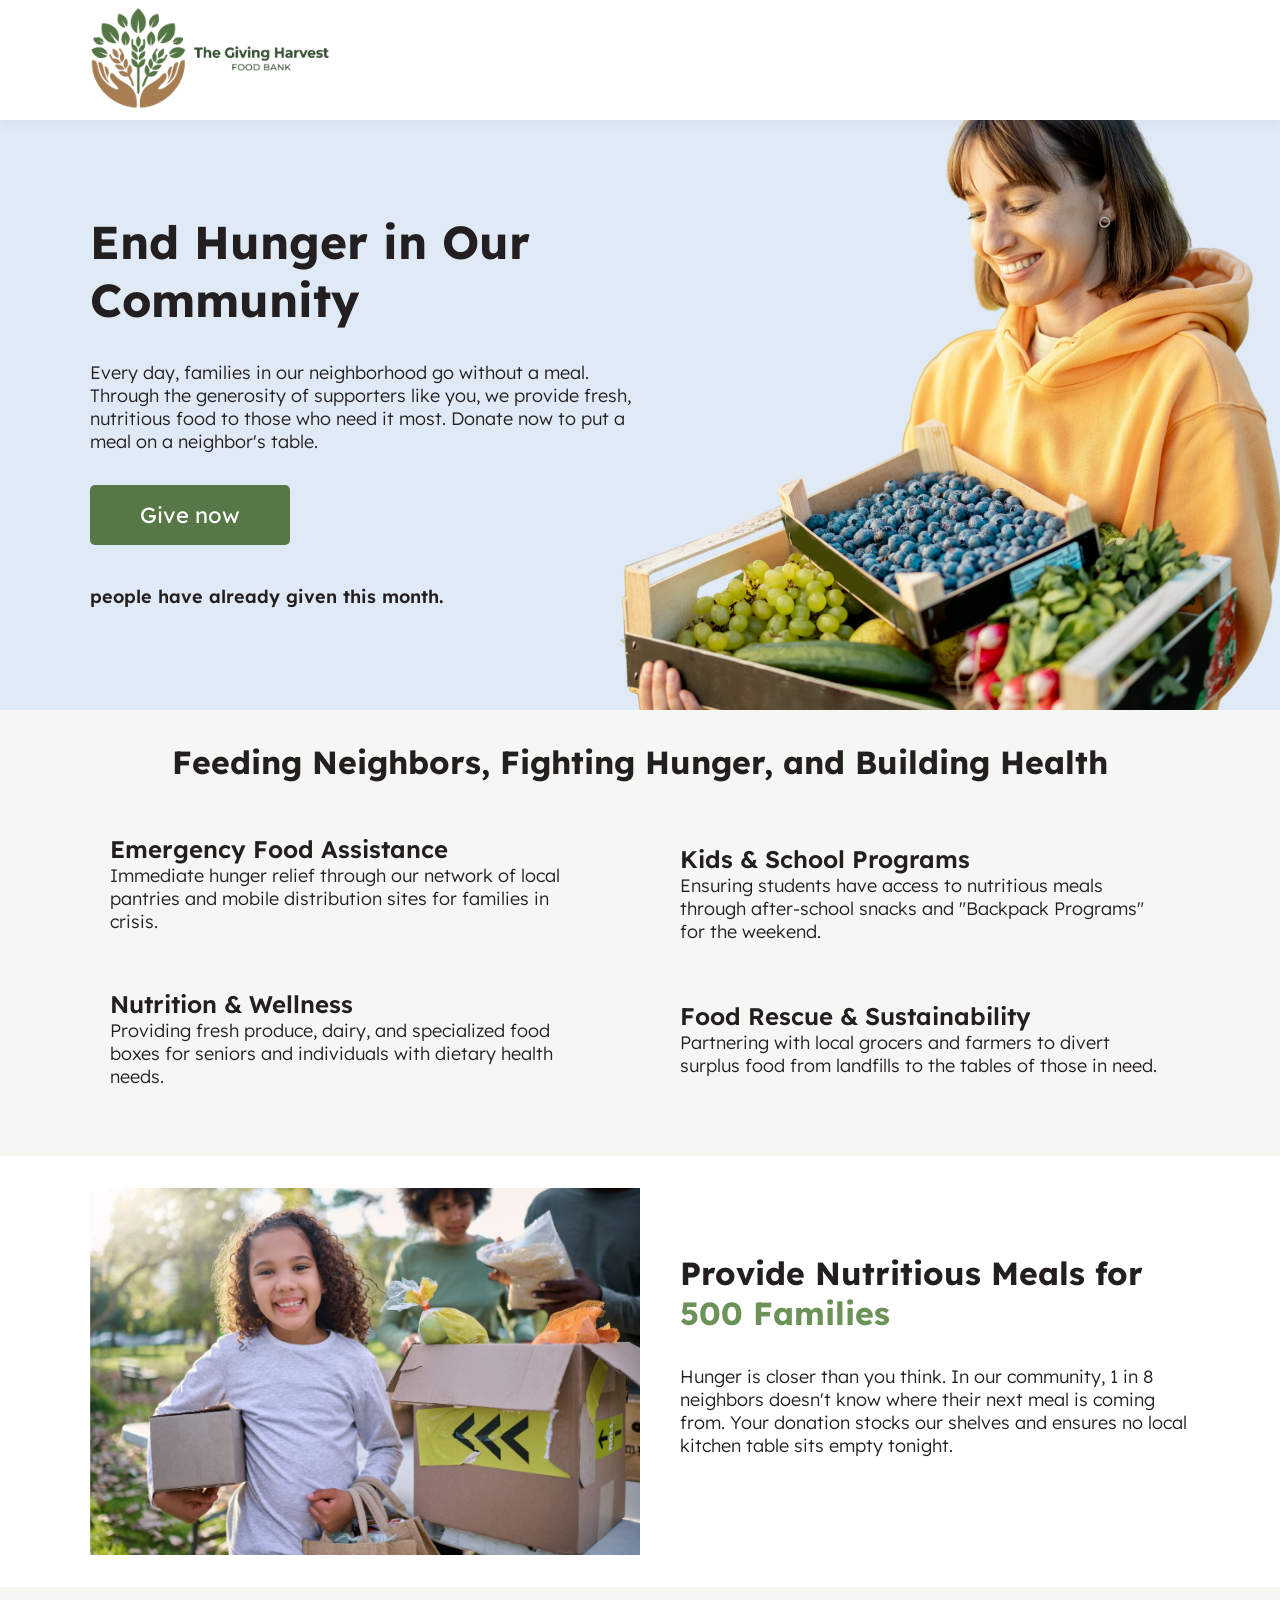
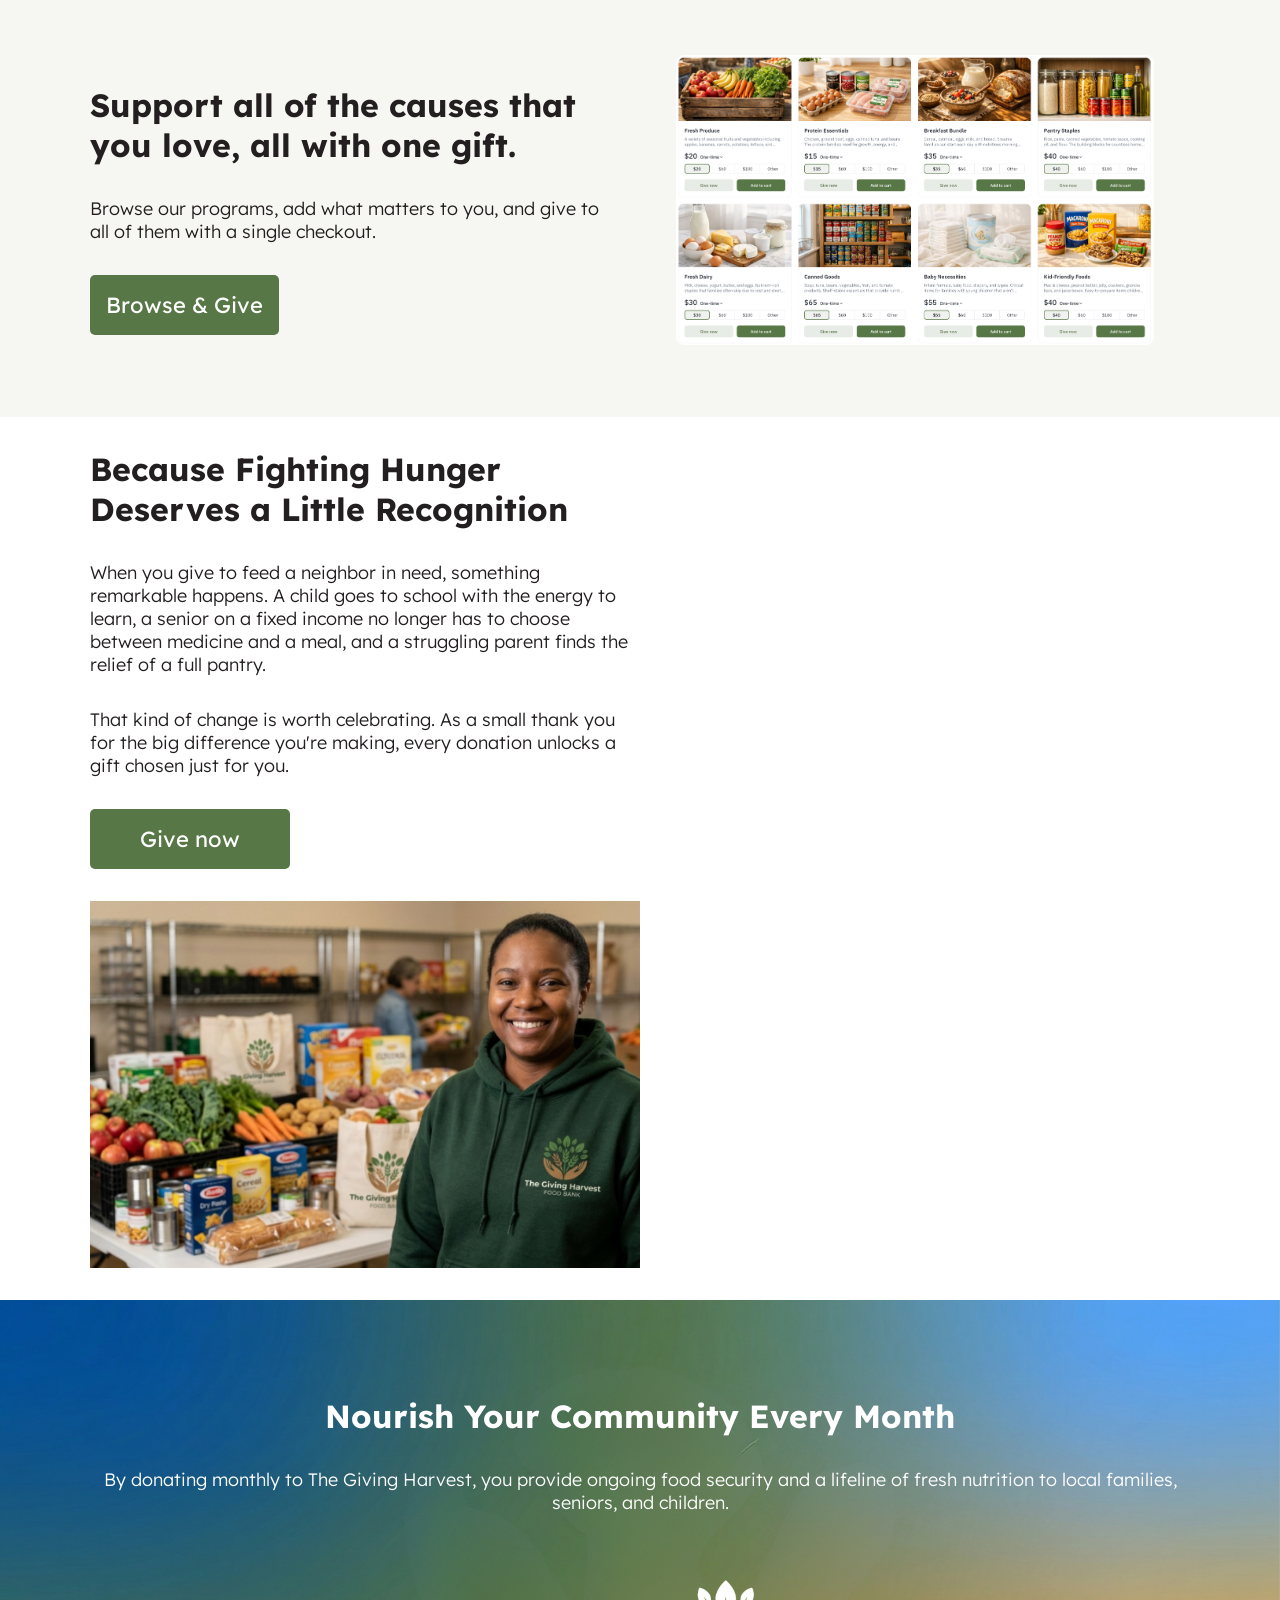
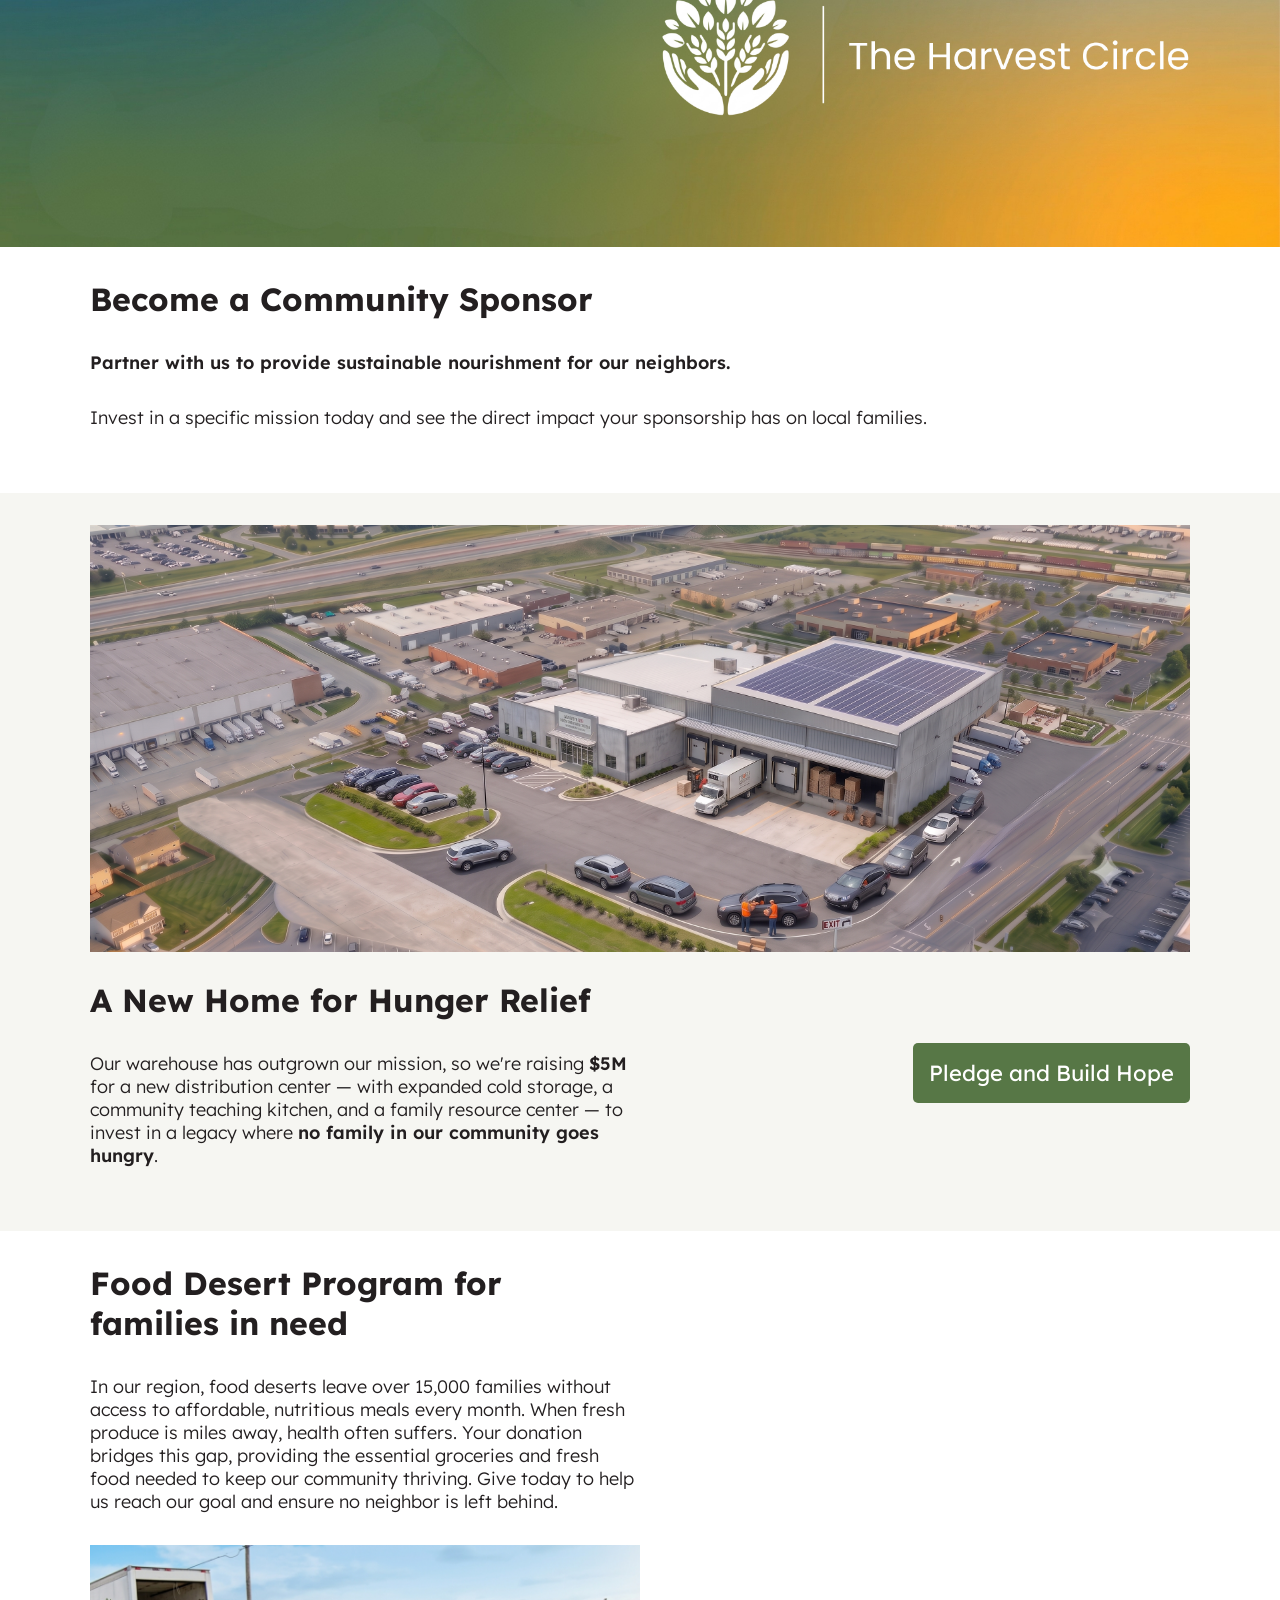
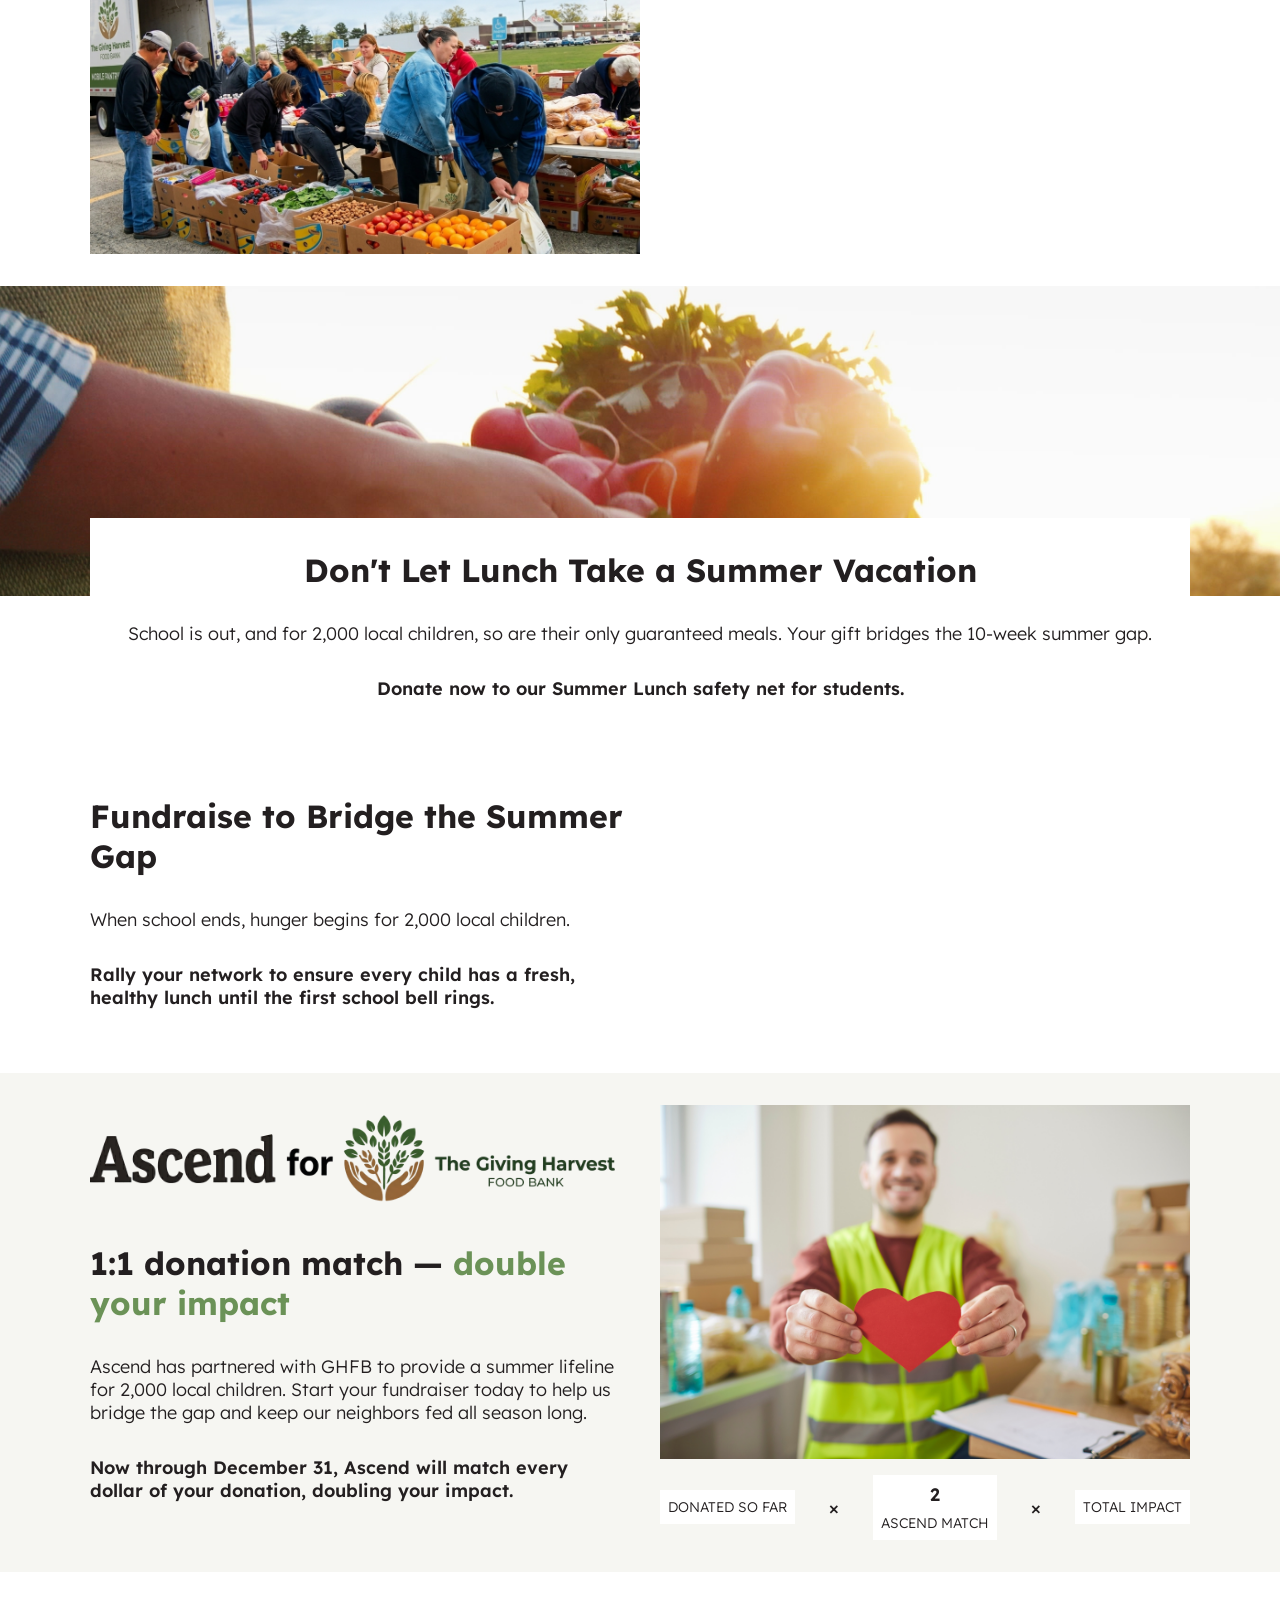
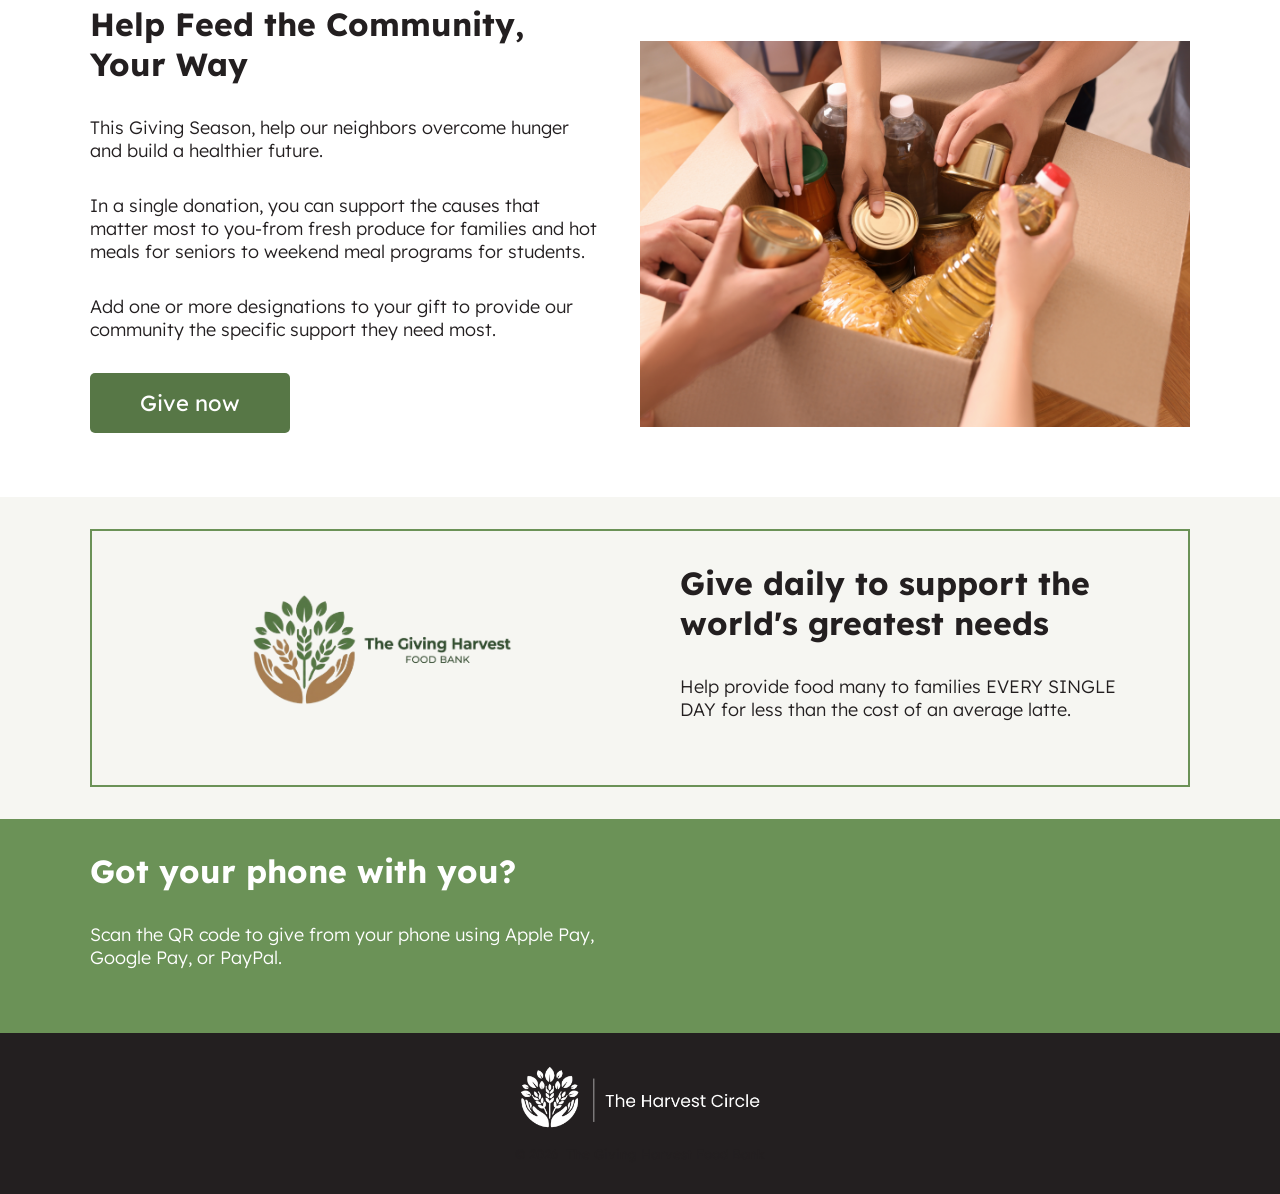
<file: index.html>
<!DOCTYPE html>
<html lang="en">

<head>
    <meta charset="UTF-8">
    <meta name="viewport" content="width=device-width, initial-scale=1.0">
    <link rel="apple-touch-icon" sizes="180x180" href="assets/img/apple-touch-icon.png">
    <link rel="icon" type="image/png" sizes="32x32" href="assets/img/favicon-32x32.png">
    <link rel="icon" type="image/png" sizes="16x16" href="assets/img/favicon-16x16.png">
    <link rel="manifest" href="site.webmanifest">
    <!-- Fundraise Up: the new standard for online giving -->
    <script>
        (function (w, d, s, n, a) {
            if (!w[n]) {
                var l = 'call,catch,on,once,set,then,track,openCheckout'
                    .split(','), i, o = function (n) {
                        return 'function' == typeof n ? o.l.push([arguments]) && o
                            : function () { return o.l.push([n, arguments]) && o }
                    }, t = d.getElementsByTagName(s)[0],
                    j = d.createElement(s); j.async = !0; j.src = 'https://cdn.fundraiseup.com/widget/' + a + '';
                t.parentNode.insertBefore(j, t); o.s = Date.now(); o.v = 5; o.h = w.location.href; o.l = [];
                for (i = 0; i < 8; i++)o[l[i]] = o(l[i]); w[n] = o
            }
        })(window, document, 'script', 'FundraiseUp', 'AQTFVRNB');
        window.fundraiseup_livemode = false;
    </script>
    <link rel="stylesheet" href="assets/css/style.css">
    <!-- End Fundraise Up -->
    <title>The Giving Harvest Food Bank</title>
</head>

<body>
    <header>
        <div class="container">
            <nav>
                <a href="index.html">
                    <img src="assets/img/horizontal-transp-logo.png" alt="The Giving Harvest Food Bank">
                </a>
                <a href="#XUFVJFZD" style="display: none"></a>
            </nav>
        </div>
    </header>
    <main>
        <section id="hero">
            <div class="container">
                <div class="two-columns">
                    <div class="column">
                        <h1>End Hunger in Our Community</h1>
                        <p>Every day, families in our neighborhood go without a meal. Through the generosity of
                            supporters like you, we provide fresh, nutritious food to those who need it most. Donate now
                            to put a meal on a neighbor's table.</p>
                        <div class="two-columns">
                            <div class="column">
                                <a href="https://ghfbportal.donorsupport.co/-/XRCCACLR" class="button"
                                    id="hero-donate">Give now</a>
                            </div>
                        </div>
                        <br>
                        <br>
                        <strong>
                            <a href="#XAMULFLF" style="display: none"></a> people have already given this month.

                        </strong>
                    </div>
                    <div class="column">&nbsp;</div>
                </div>
            </div>
        </section>
        <section id="programs" class="gray-section">
            <div class="container">
                <center>
                    <h1>Feeding Neighbors, Fighting Hunger, and Building Health</h1>
                </center>
                <div class="two-columns">
                    <div class="column full">
                        <div class="program-tile">
                            <a href="https://ghfbportal.donorsupport.co/-/XTSKVVMB">
                                <strong>Emergency Food Assistance</strong>
                                <p>Immediate hunger relief through our network of local pantries and mobile distribution
                                    sites for families in crisis.</p>
                            </a>
                        </div>
                        <div class="program-tile">
                            <a href="https://ghfbportal.donorsupport.co/-/XPRWVJPJ">
                                <strong>Nutrition & Wellness</strong>
                                <p>Providing fresh produce, dairy, and specialized food boxes for seniors and
                                    individuals with dietary health needs.</p>
                            </a>
                        </div>
                    </div>
                    <div class="column full">
                        <div class="program-tile">
                            <a href="https://ghfbportal.donorsupport.co/-/XJAGWWEM">
                                <strong>Kids & School Programs</strong>
                                <p>Ensuring students have access to nutritious meals through after-school snacks and
                                    "Backpack Programs" for the weekend.</p>
                            </a>
                        </div>
                        <div class="program-tile">
                            <a href="https://ghfbportal.donorsupport.co/-/XQEDLYYX">
                                <strong>Food Rescue & Sustainability</strong>
                                <p>Partnering with local grocers and farmers to divert surplus food from landfills to
                                    the tables of those in need.</p>
                            </a>
                        </div>
                    </div>
                </div>
            </div>
        </section>
        <section id="featured-program">
            <div class="container">
                <div class="two-columns">
                    <div class="column">
                        <img src="assets/img/FB Full Plate Feed 500 Families Website Image 2560x1707.png" alt="">
                    </div>
                    <div class="column">
                        <h1>Provide Nutritious Meals for <span>500 Families</span></h1>
                        <p>Hunger is closer than you think. In our community, 1 in 8 neighbors doesn't know where their
                            next meal is coming from. Your donation stocks our shelves and ensures no local kitchen
                            table sits empty tonight.</p>
                        <a href="#XRYKCDGT" style="display: none"></a>
                    </div>
                </div>
            </div>
        </section>
        <section id="gift-cart" class="gray-section">
            <div class="container">
                <div class="two-columns">
                    <div class="column">
                        <h1>Support all of the causes that you love, all with one gift.</h1>
                        <p>Browse our programs, add what matters to you, and give to all of them with a single checkout.</p>
                        <div style="text-align: center; margin-top: 1rem;">
                            <a href="giftcart.html" class="button">Browse &amp; Give</a>
                        </div>
                    </div>
                    <div class="column" style="align-items: center; padding: 2rem;">
                        <a href="giftcart.html">
                            <img src="assets/img/gift_cart_img.png" alt="Gift Cart" style="max-width: 100%; padding: 0.25rem; box-sizing: border-box; border-radius: 12px;">
                        </a>
                    </div>
                </div>
            </div>
        </section>

        <section id="premiums">
            <div class="container">
                <div class="two-columns">
                    <div class="column">
                        <h1>Because Fighting Hunger Deserves a Little Recognition</h1>
                        <p>When you give to feed a neighbor in need, something remarkable happens. A child goes to
                            school with the energy to learn, a senior on a fixed income no longer has to choose between
                            medicine and a meal, and a struggling parent finds the relief of a full pantry.</p>
                        <p>That kind of change is worth celebrating. As a small thank you for the big difference you're
                            making, every donation unlocks a gift chosen just for you.</p>
                        <a href="https://ghfbportal.donorsupport.co/page/FUNVDEYBMAF?fundraiseupLivemode=no"
                            class="button">Give now</a>
                        <img src="assets/img/FB Premium Benefit 811x450.png" alt="">
                    </div>
                    <div class="column full end">
                        <a href="#XWMSSSBS" style="display: none"></a>
                    </div>
                </div>
            </div>
        </section>
        <section id="recurring" class="gray-section">
            <div class="container">
                <center>
                    <h1>Nourish Your Community Every Month</h1>
                    <p>By donating monthly to The Giving Harvest, you provide ongoing food security and a lifeline of
                        fresh nutrition to local families, seniors, and children.</p>
                    <div class="two-columns">
                        <div class="column full end">
                            <a href="#XMPSTBTN" style="display: none"></a>
                        </div>
                        <div class="column full">
                            <img src="assets/img/tghfb.white.png" alt="">
                        </div>
                    </div>
                </center>
            </div>
            </div>
        </section>
        <section id="sponsorship">
            <div class="container">
                <h1>Become a Community Sponsor</h1>
                <p><strong>
                        Partner with us to provide sustainable nourishment for our neighbors.
                    </strong> </p>
                <p>Invest in a specific mission today and see the direct impact your sponsorship has on local families.</p>
                <div class="list">
                    <div class="sponsor-item">
                        <a href="#XMBUSUKU" style="display: none"></a>
                    </div>
                    <div class="sponsor-item">
                        <a href="#XEUZXYFE" style="display: none"></a>
                    </div>
                    <div class="sponsor-item">
                        <a href="#XULTUXSB" style="display: none"></a>
                    </div>
                </div>
            </div>
        </section>
        <section id="displaced" class="gray-section">
            <div class="container">
                <img src="assets/img/Distribution Center Aerial 4.png" alt="The Giving Harvest Food Bank new distribution center" style="margin-bottom: 1.5rem;">
                <div class="two-columns">
                    <div class="column">
                        <h1>A New Home for Hunger Relief</h1>
                        <p>Our warehouse has outgrown our mission, so we're raising <strong>$5M</strong> for a new
                            distribution center — with expanded cold storage, a community teaching kitchen, and a
                            family resource center — to invest in a legacy where <strong>no family in our
                            community goes hungry</strong>.</p>
                        <a href="#XKAEFRVL" style="display: none"></a>
                    </div>
                    <div class="column">
                        <a href="https://ghfbportal.donorsupport.co/page/FUNYMKLAXHC?fundraiseupLivemode=no" class="button">Pledge and Build Hope</a>
                    </div>
                </div>
            </div>
        </section>
        <section id="illuminate">
            <div class="container">
                <div class="two-columns">
                    <div class="column">
                        <h1>Food Desert Program for families in need</h1>

                        <p>In our region, food deserts leave over 15,000 families without access to affordable,
                            nutritious meals every month. When fresh produce is miles away, health often suffers. Your
                            donation bridges this gap, providing the essential groceries and fresh food needed to keep
                            our community thriving. Give today to help us reach our goal and ensure no neighbor is left
                            behind.</p>
                        <img src="assets/img/FB Food Desert Image.png" alt="">
                    </div>
                    <div class="column end">
                        <a href="#XGRYRNTQ" style="display: none"></a>
                    </div>
                </div>
            </div>
        </section>
        <section id="earthquake" class="gray-section">
            <div class="container">
                <center>
                    <h1>Don't Let Lunch Take a Summer Vacation</h1>
                    <p>School is out, and for 2,000 local children, so are their only guaranteed meals. Your gift
                        bridges the 10-week summer gap.</p>
                    <p><strong>Donate now to our Summer Lunch safety net for students.</strong>
                    </p>
                    <a href="#XZSVAFSX" style="display: none"></a>
                </center>
            </div>
        </section>
        <section id="fundraiser">
            <div class="container">
                <div class="two-columns">
                    <div class="column">
                        <h1>Fundraise to Bridge the Summer Gap</h1>
                        <p>When school ends, hunger begins for 2,000 local children.</p>
                        <p><strong>Rally your network to ensure every child has a fresh, healthy lunch until the first
                                school bell rings.</strong></p>
                        <a href="#XYJNBYRU" style="display: none"></a>
                    </div>
                    <div class="column">
                        <a href="#XYWXKAFR" style="display: none"></a>
                    </div>
                </div>
            </div>
        </section>
        <section id="match" class="gray-section">
            <div class="container">
                <div class="two-columns">
                    <div class="column full">
                        <img src="assets/img/Ascend for Food Bank Logo.png" alt="">
                        <br>
                        <br>
                        <h1>1:1 donation match &mdash; <span>double your impact</span></h1>
                        <p>Ascend has partnered with GHFB to provide a summer lifeline for 2,000 local children. Start
                            your fundraiser today to help us bridge the gap and keep our neighbors fed all season long.
                        </p>
                        <p>
                            <strong>
                                Now through December 31, Ascend will match every dollar of your donation, doubling your
                                impact.
                            </strong>
                        </p>
                        <a href="#XGTFJAZA" style="display: none"></a>
                    </div>
                    <div class="column full">
                        <img src="assets/img/FB Acend Matching Program 1200x800.png" alt="">
                        <div class="matching-stats">
                            <div class="stat"><a href="#XTBYRCVM" style="display: none"></a><small>DONATED SO
                                    FAR</small></div> &times; <div class="stat"><span>2</span><small>ASCEND
                                    MATCH</small> </div> &times; <div class="stat"><a href="#XHMJQWJA"
                                    style="display: none"></a> <small>TOTAL IMPACT</small> </div>
                        </div>
                    </div>
                </div>
            </div>
        </section>
        <section id="multi-designation">
            <div class="container">
                <div class="two-columns">
                    <div class="column">
                        <h1>Help Feed the Community, Your Way</h1>
                        <p>This Giving Season, help our neighbors overcome hunger and build a healthier future.</p>
                        <p>In a single donation, you can support the causes that matter most to you-from fresh produce for families and hot meals for seniors to weekend meal programs for students.</p>
                        <p>Add one or more designations to your gift to provide our community the specific support they need most.</p>
                        <a href="https://ghfbportal.donorsupport.co/page/FUNDSBAWUBN?fundraiseupLivemode=no"
                            class="button">Give now</a>
                    </div>
                    <div class="column">
                        <img src="assets/img/FB Giving Season Multi-Designation 2464x1728.png">
                    </div>
                </div>
            </div>
        </section>
        <section id="crypto" class="gray-section">
            <div class="container">
                <div class="two-columns">
                    <div class="column crypto">                        
                        <img src="assets/img/horizontal-transp-logo.png"> 
                    </div>
                    <div class="column">
                        <h1>Give daily to support the world's greatest needs</h1>
                        <p>Help provide food many to families EVERY SINGLE DAY for less than the cost of an average latte.</p>
                        <a href="#XGSQCJZG" style="display: none"></a>
                    </div>
                </div>
            </div>
        </section>
        
        <section id="qr">
            <div class="container">
                <div class="two-columns">
                    <div class="column">
                        <h1>Got your phone with you?</h1>
                        <p>Scan the QR code to give from your phone using Apple Pay, Google Pay, or
                            PayPal.</p>
                    </div>
                    <div class="column">
                        <a href="#XJLVRFRM" style="display: none"></a>
                    </div>
                </div>
            </div>
        </section>
    </main>
    <footer>
        <img src="assets/img/tghfb.white.png" alt="The Giving Harvest Food Bank">
        <small>&copy; <span id="year"></span>&nbsp; The Giving Harvest Food Bank</small>
    </footer>
    <script src="assets/js/script.js"></script>
</body>

</html>
</file>
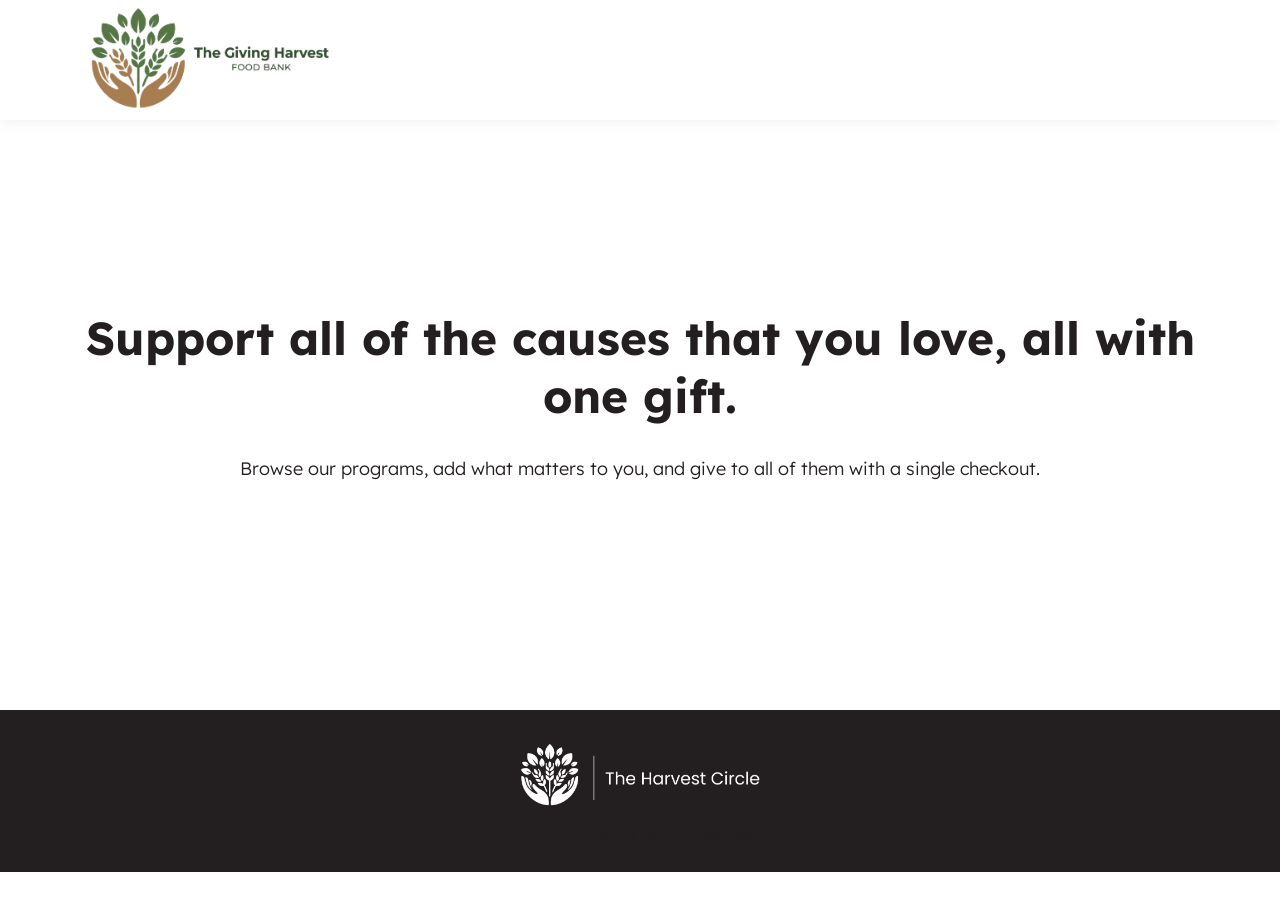
<file: giftcart.html>
<!DOCTYPE html>
<html lang="en">

<head>
    <meta charset="UTF-8">
    <meta name="viewport" content="width=device-width, initial-scale=1.0">
    <link rel="apple-touch-icon" sizes="180x180" href="assets/img/apple-touch-icon.png">
    <link rel="icon" type="image/png" sizes="32x32" href="assets/img/favicon-32x32.png">
    <link rel="icon" type="image/png" sizes="16x16" href="assets/img/favicon-16x16.png">
    <link rel="manifest" href="site.webmanifest">
    <!-- Fundraise Up: the new standard for online giving -->
    <script>
        (function (w, d, s, n, a) {
            if (!w[n]) {
                var l = 'call,catch,on,once,set,then,track,openCheckout'
                    .split(','), i, o = function (n) {
                        return 'function' == typeof n ? o.l.push([arguments]) && o
                            : function () { return o.l.push([n, arguments]) && o }
                    }, t = d.getElementsByTagName(s)[0],
                    j = d.createElement(s); j.async = !0; j.src = 'https://cdn.fundraiseup.com/widget/' + a + '';
                t.parentNode.insertBefore(j, t); o.s = Date.now(); o.v = 5; o.h = w.location.href; o.l = [];
                for (i = 0; i < 8; i++)o[l[i]] = o(l[i]); w[n] = o
            }
        })(window, document, 'script', 'FundraiseUp', 'AQTFVRNB');
        window.fundraiseup_livemode = false;
    </script>
    <link rel="stylesheet" href="assets/css/style.css">
    <!-- End Fundraise Up -->
    <title>The Giving Harvest Food Bank</title>
    <style>
        #hero {
            background: none;
        }
        #hero .container {
            max-width: 100%;
            width: 100%;
            box-sizing: border-box;
            padding: 0 1.5rem;
        }
    </style>
</head>

<body>
    <header>
        <div class="container">
            <nav>
                <a href="index.html">
                    <img src="assets/img/horizontal-transp-logo.png" alt="The Giving Harvest Food Bank">
                </a>
                <a href="#XUFVJFZD" style="display: none"></a>
            </nav>
        </div>
    </header>
        <main>
        <section id="hero">
            <div class="container">
                <h1 style="text-align: center; padding: 0 1.5rem;">Support all of the causes that you love, all with one gift.</h1>
                <p style="text-align: center; padding: 0 1.5rem;">Browse our programs, add what matters to you, and give to all of them with a single checkout.</p>
                <a href="#FUNTEWAUAVE" style="display: none"></a>
            </div>
        </section>
    </main>
    <footer>
        <img src="assets/img/tghfb.white.png" alt="The Giving Harvest Food Bank">
        <small>&copy; <span id="year"></span>&nbsp; The Giving Harvest Food Bank</small>
    </footer>
    <script src="assets/js/script.js"></script>
</body>

</html>
</file>
<file: assets/css/style.css>
@import url('https://fonts.googleapis.com/css2?family=Lexend:wght@100..900&display=swap');

:root {
    --main: #577746;
    --light: #6b9257;
}

* {
    font-family: "Lexend", sans-serif;
    color: #231f20;
    box-sizing: border-box;
}

img {
    max-width: 100%;
}

body {
    margin: 0;
    min-height: 100vh;
}

header {
    box-shadow: rgba(154, 161, 177, 0.1) 0px 5px 10px;
    width: 100%;
    background-color: #fff;
    position: fixed;
}

nav {
    display: flex;
    height: 120px;
    justify-content: space-between;
    align-items: center;
}

nav img {
    max-width: 240px;
}

main {
    padding-top: 110px;
}

h1 {
    font-size: 32px;
    margin: 0;
    margin-bottom: 2rem;
}

h1 span {
    color: var(--light);
}

p {
    font-size: 18px;
    font-weight: 300;
    margin: 0;
    margin-bottom: 2rem;
}

strong {
    font-size: 18px;
    font-weight: 600;
}

ul {
    margin: 0;
    margin-bottom: 2rem;
    padding-left: 1.25rem;
}

li {
    font-size: 18px;
    font-weight: 300;
}

.container {
    max-width: 1100px;
    margin: 0 auto;
}

section {
    padding: 2rem;
}

.gray-section {
    background: linear-gradient(rgba(246, 246, 242, 1), rgba(246, 246, 242, 1));
}

.button {
    background-color: var(--main);
    color: #fff;
    min-width: 200px;
    text-align: center;
    text-decoration: none;
    padding: 1rem;
    margin-bottom: 2rem;
    font-size: 22px;
    border-radius: 5px;
}

.button:hover {
    background-color: var(--light);
}

.two-columns {
    display: flex;
    flex-direction: row;
    justify-content: space-between;
    gap: 2.5rem;
}

.column {
    display: flex;
    flex-direction: column;
    justify-content: center;
    align-items: start;
    max-width: 50%;
}

.column.full {
    width: 100%;
}

.column.end {
    align-items: end;
}

#hero {
    background: url(../img/FB\ Hero\ Image\ Banner\ 2560\ ×\ 1463.png);
    background-repeat: no-repeat;
    background-size: cover;
    min-height: 600px;
    background-position-y: top;
    background-position-x: left;
    display: flex;
    flex-direction: column;
    justify-content: center;
    align-items: start;
}

#hero h1 {
    font-size: 46px;
}

#hero-donate {
    margin-bottom: 0;
}

/* Programs */
.program-tile {
    border: 4px solid #f6f6f2;
    width: 100%;
    display: flex;
    flex-direction: column;
    justify-content: center;
    align-items: start;
    margin-bottom: 1rem;
    min-height: 120px;
    padding: 1rem;
    box-sizing: border-box;
}

.program-tile:hover {
    border-color: var(--light);
}

.program-tile a {
    text-decoration: none;
}

.program-tile a strong {
    font-size: 24px;
}

.program-tile a p {
    margin: 0;
}

#recurring {
    background: url(../img/monthly-bg.png);
    background-repeat: no-repeat;
    background-size: cover;
    background-position: center;
}

#recurring .container {
    padding: 4rem 0;
}

#recurring h1,
#recurring p {
    color: #fff;
}

#recurring img {
    margin: 30px 0;
}

/* Sponsor */
.list {
    display: flex;
    flex-direction: row;
    justify-content: space-between;
    align-items: start;
}

/* Earthquake */
#earthquake {
    background-image: url(../img/FB\ Summer\ Lunch\ Program\ Banner\ Image\ 2560x1704\ -\ replace\ earthquake\ image.png) !important;
    background-size: cover;
    background-repeat: no-repeat;
    background-position-x: center;
    background-position-y: top;
}

#earthquake .container {
    background-color: #fff;
    padding: 2rem;
    position: relative;
    top: 200px;
}

/* Fundraiser */
#fundraiser {
    padding-top: 200px;
}

/*  Matching  */
.matching-stats {
    margin-top: 1rem;
    width: 100%;
    display: flex;
    flex-direction: row;
    flex-wrap: nowrap;
    justify-content: space-between;
    align-items: center;
    font-size: 20px;
}

.stat {
    background-color: #ffffff;
    display: flex;
    flex-direction: column;
    justify-content: center;
    align-items: center;
    padding: 0.5rem;
    text-align: center;
    font-weight: 600;
    font-size: 18px;
    gap: 0.5rem;
}

.matching-stats small {
    font-weight: 300;
    font-size: 14px;
}

/* Crypto */
#crypto .container {
    padding: 2rem;
    border: 2px solid var(--light);
}


.crypto {
    display: flex;
    flex-direction: column;
    justify-content: center;
    align-items: center;
    width: 100%;
}

.crypto img {
    max-width: 260px;
    margin: 0 auto;
    margin-bottom: 1rem;
}

.crypto strong {
    font-size: 22px;
}

#qr {
    background-color: var(--light);
}

#qr h1,
#qr p {
    color: #fff;
}

footer {
    padding: 2rem;
    display: flex;
    flex-direction: column;
    justify-content: center;
    align-items: center;
    background-image: linear-gradient(rgba(35, 31, 32, 1), rgba(35, 31, 32, 1)) !important;
    background-position: left top !important;
    background-size: auto !important;
    background-repeat: no-repeat !important;

}

footer img {
    max-width: 240px;
    margin-bottom: 1rem;
}

@media(max-width:767px) {
    nav {
        flex-direction: column;
        height: unset;
        padding: 10px;
        gap: 0.5rem;
        justify-content: space-evenly;
    }

    nav img {
        max-width: 180px;
    }

    #hero {
        background-position: left center
    }

    section {
        padding: 2rem 1rem;
    }

    .two-columns {
        flex-direction: column;
    }

    .list {
        flex-direction: column;
    }

    .column {
        width: 100%;
        max-width: 100%;
    }

    .matching-stats {
        flex-direction: column;
    }

    .stat {
        width: 100%;
    }

    #crypto .container {
        padding: 0.75rem;
    }
}
</file>
